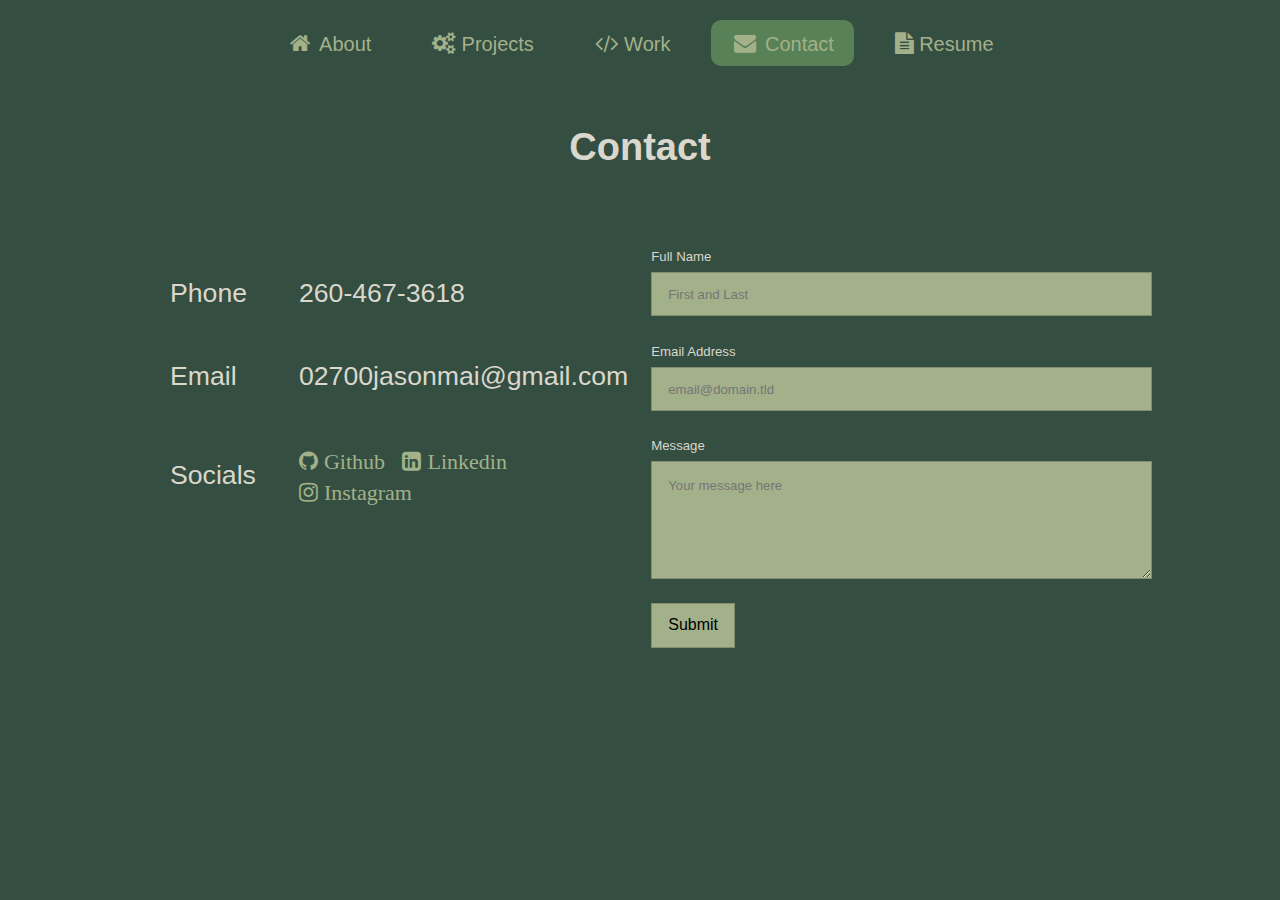
<file: contact.html>
<!DOCTYPE html>
<html lang="en">
<!--
    I360 Web Design Template
-->

<head>
    <meta charset="UTF-8">
    <meta name="viewport" content="width=device-width, initial-scale=1.0">
    <meta http-equiv="X-UA-Compatible" content="ie=edge">
    <title>Jason Mai</title>
    <!-- resets browser defaults -->
    <link rel="stylesheet" type="text/css" href="css/normalize.css">
    <!-- custom styles -->
    <link rel="stylesheet" type="text/css" href="css/styles.css">
    <link rel="stylesheet" type="text/css" href="css/form.css">


    <!-- icons -->
    <link rel="stylesheet" href="https://cdnjs.cloudflare.com/ajax/libs/font-awesome/4.7.0/css/font-awesome.min.css">



</head>

<body>

    <div class="container">
        <nav>
            <a href="index.html"><i class="fa fa-fw fa-home"></i> About</a>
            <a href="projects.html"><i class="fa fa-cogs" aria-hidden="true"></i> Projects</a>
            <a href="work.html"><i class="fa fa-code" aria-hidden="true"></i> Work</a>
            <!--I know inline css is bad but this is litterally the only time I will use this code hence it is here-->
            <a href="contact.html" style="background-color: #588157;"><i class="fa fa-fw fa-envelope"></i> Contact</a>
            <a href="images/Resume.pdf"><i class="fa fa-file-text" aria-hidden="true"></i> Resume</a>


        </nav>

        <h1 class="centerH1">Contact</h1>

        <div class="contactsPage">
            <div class="tableC">
                <table>
                    <tr>
                        <td>Phone</td>
                        <td>260-467-3618</td>
                    </tr>
                    <tr>
                        <td>Email</td>
                        <td>02700jasonmai@gmail.com</td>
                    </tr>
                    <tr>
                        <td>Socials</td>
                        <td>
                            <div>
                                <a href="https://github.com/JasontheMai"><i class="fa fa-github"
                                        aria-hidden="true"> Github</i></a>
                                <a href="https://www.linkedin.com/in/jasonthemai"><i class="fa fa-linkedin-square"
                                        aria-hidden="true"> Linkedin</i></a>
                                <a href="https://www.instagram.com/jasonmai__/">
                                    <i class="fa fa-instagram" aria-hidden="true"> Instagram</i></a>

                            </div>
                        </td>

                    </tr>
                </table>
            </div>

        

            <div class="formC">
                <!--Source Formspree https://formspree.io/-->
        <form id="fs-frm" name="simple-contact-form" accept-charset="utf-8" action="https://formspree.io/f/xrgvrkdp"
            method="post">
            <fieldset id="fs-frm-inputs">
                <label for="full-name">Full Name</label>
                <input type="text" name="name" id="full-name" placeholder="First and Last" required="">
                <label for="email-address">Email Address</label>
                <input type="email" name="_replyto" id="email-address" placeholder="email@domain.tld" required="">
                <label for="message">Message</label>
                <textarea rows="5" name="message" id="message"
                    placeholder="Your message here"
                    required="" style="background-color: #A3B18A;"></textarea>
                <input type="hidden" name="_subject" id="email-subject" value="Contact Form Submission">
            </fieldset>
            <input type="submit" value="Submit">
        </form>
</div>
    </div>
    </div>
    <!-- javascript stuff -->

</body>

</html>
</file>
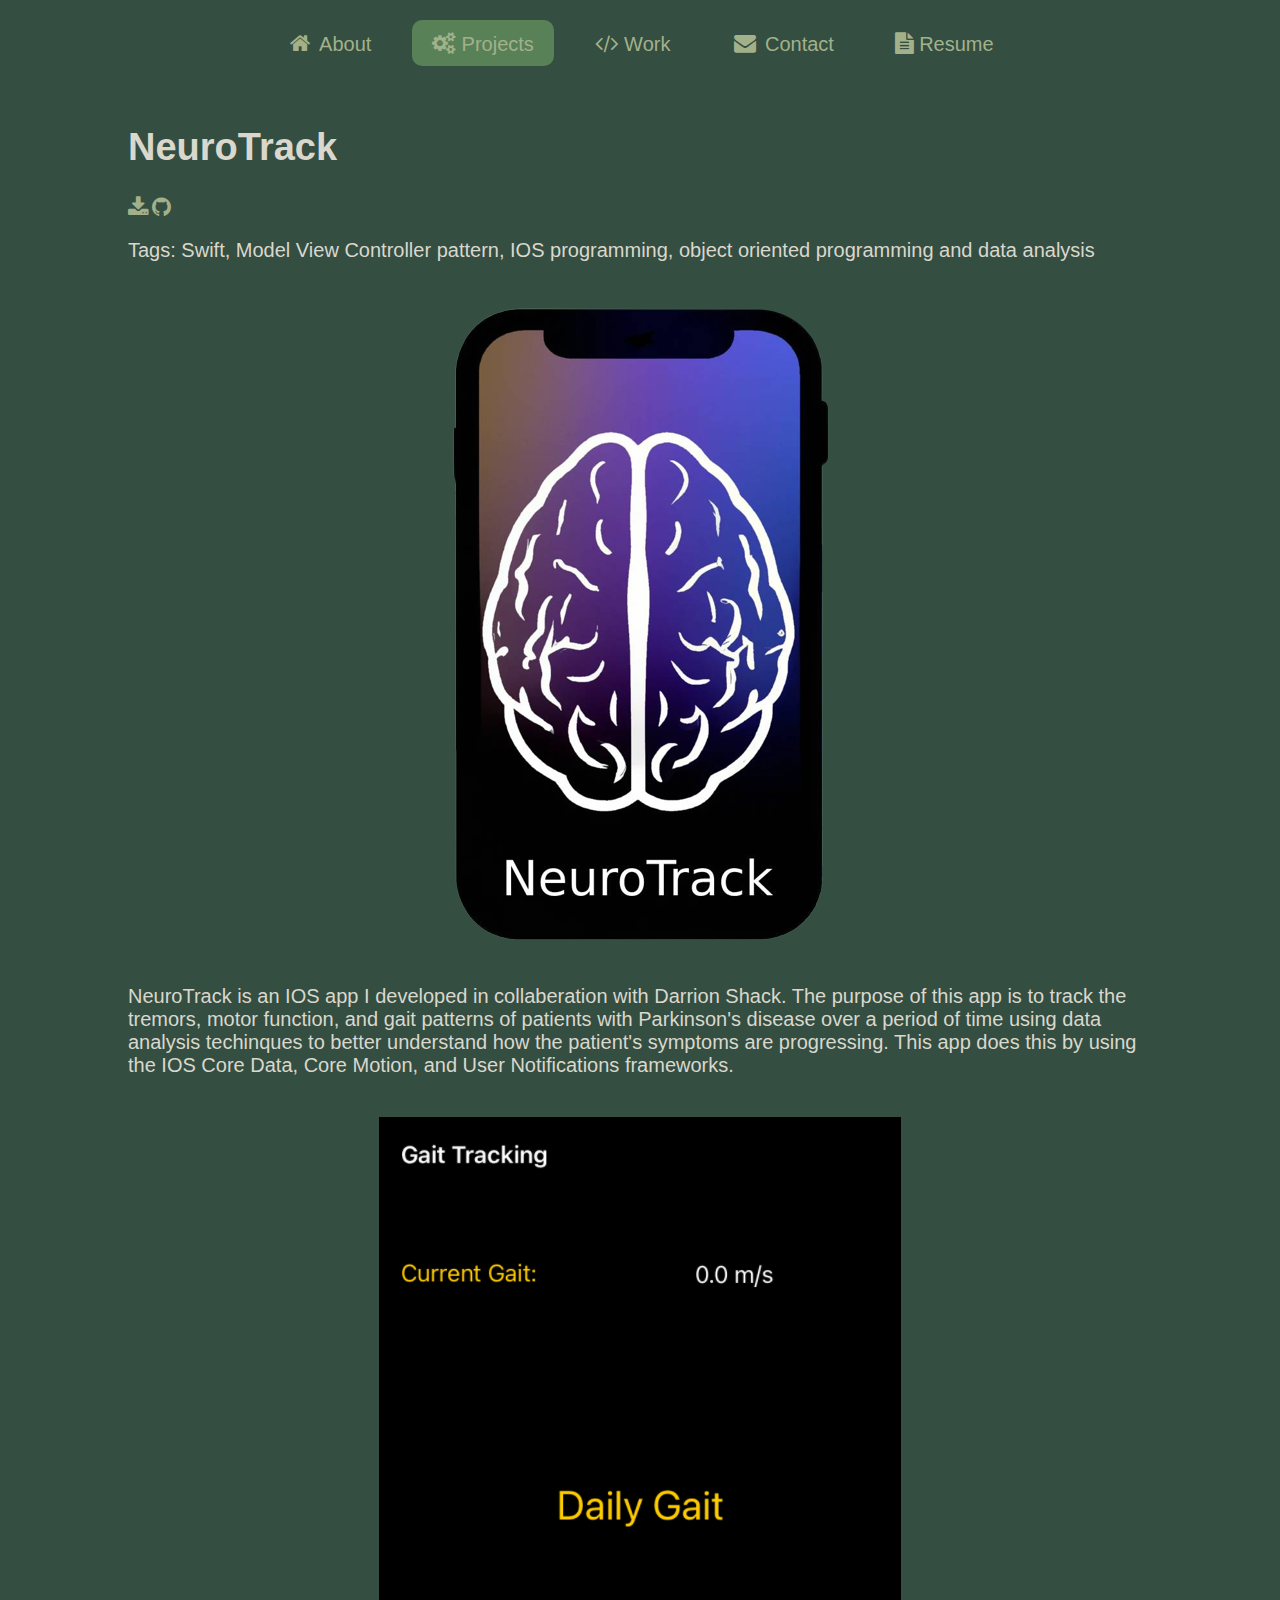
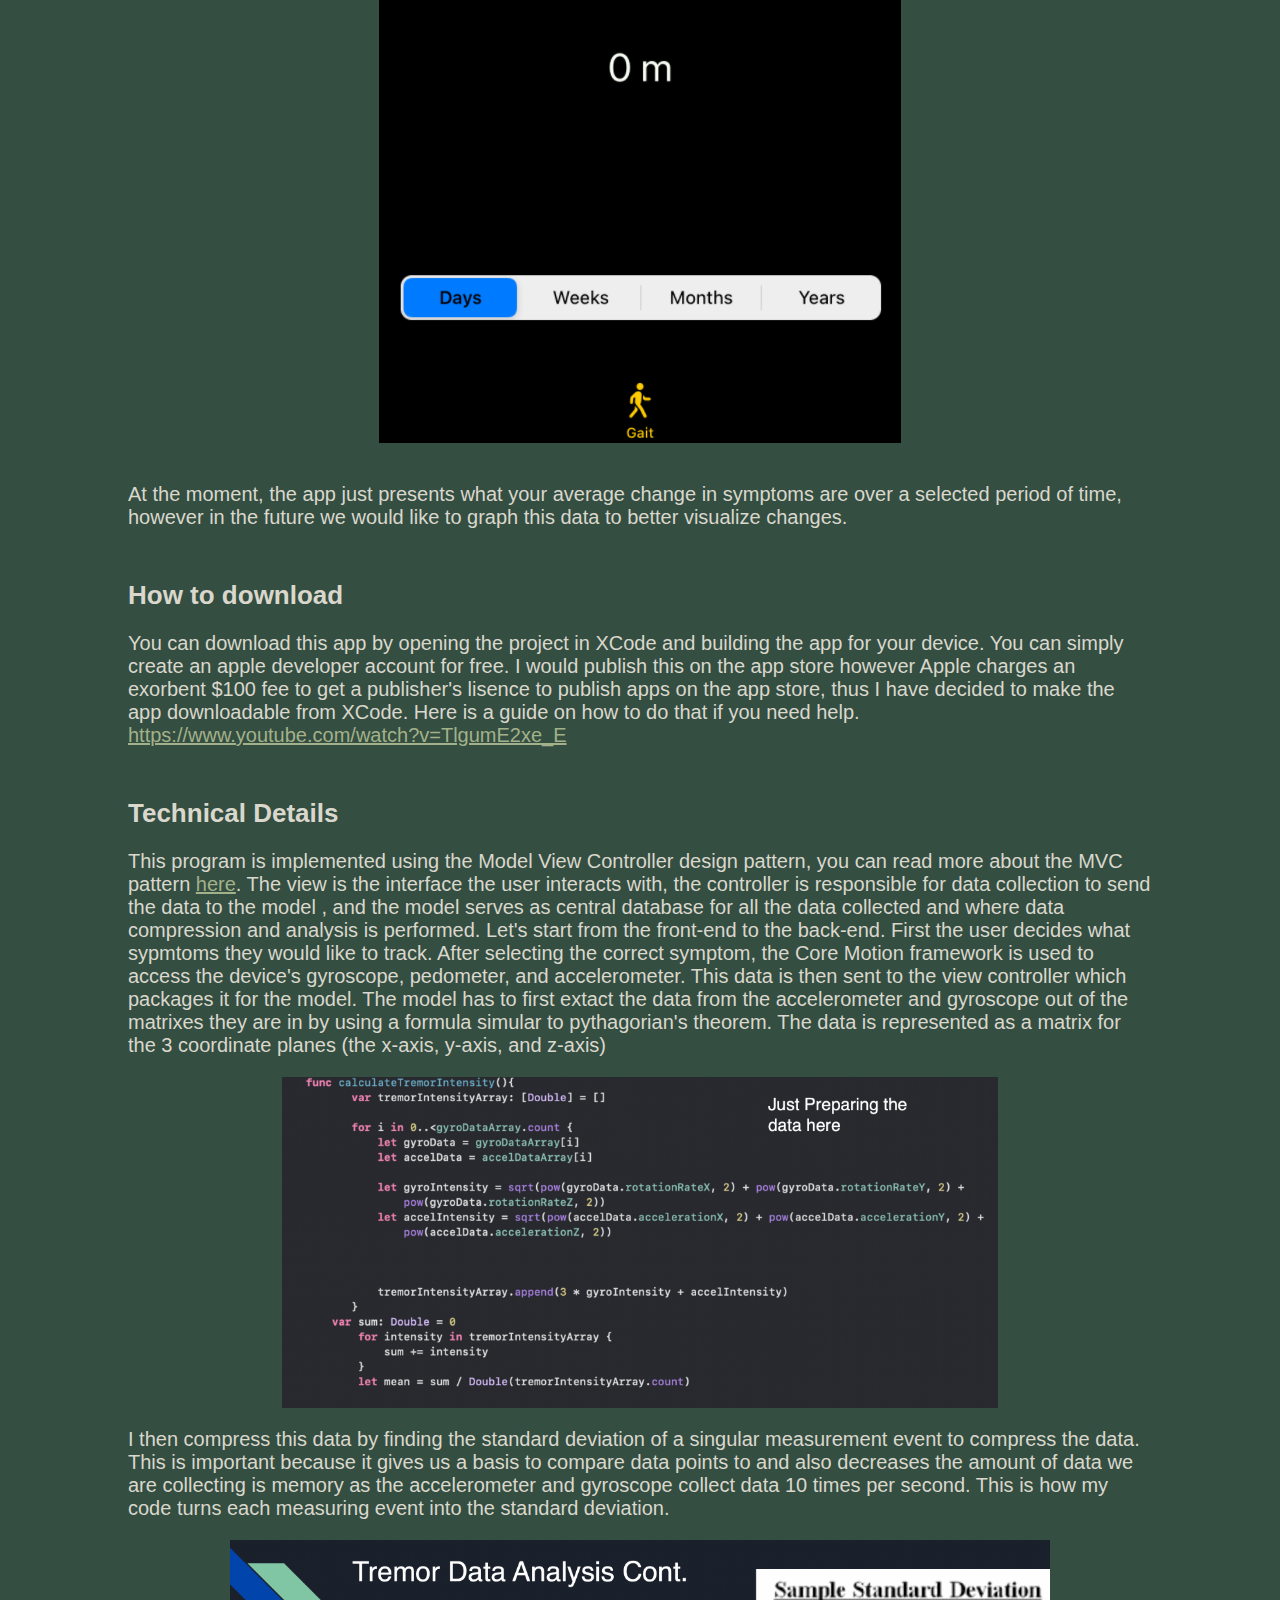
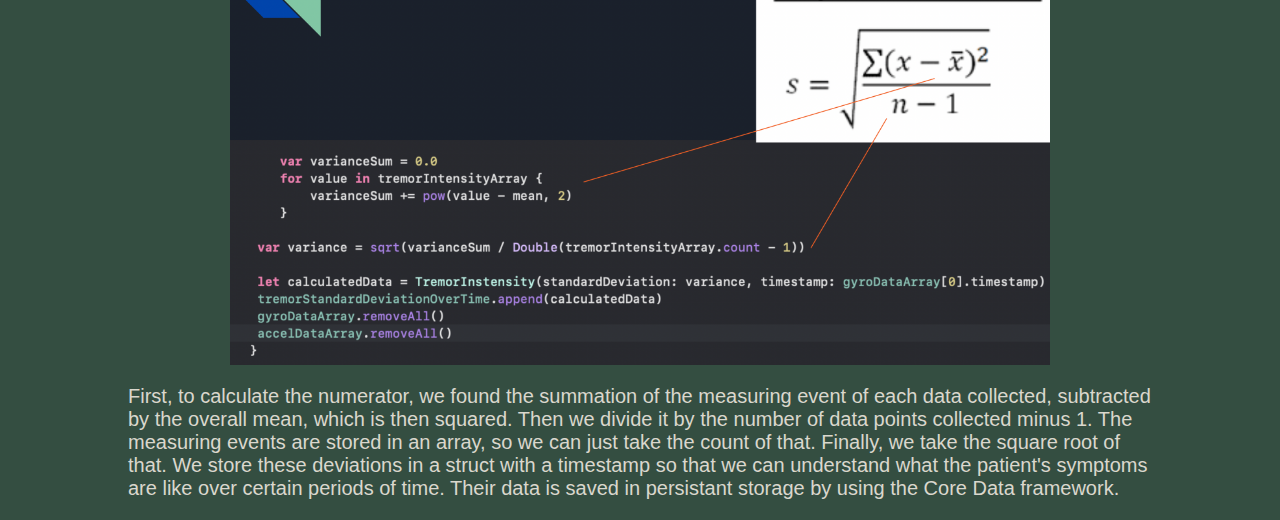
<file: NeuroTrack.html>
<!DOCTYPE html>
<html lang="en">
<!--
    I360 Web Design Template
-->

<head>
    <meta charset="UTF-8">
    <meta name="viewport" content="width=device-width, initial-scale=1.0">
    <meta http-equiv="X-UA-Compatible" content="ie=edge">
    <title>Jason Mai</title>
    <!-- resets browser defaults -->
    <link rel="stylesheet" type="text/css" href="css/normalize.css">
    <!-- custom styles -->
    <link rel="stylesheet" type="text/css" href="css/styles.css">

    <!-- icons -->
    <link rel="stylesheet" href="https://cdnjs.cloudflare.com/ajax/libs/font-awesome/4.7.0/css/font-awesome.min.css">



</head>

<body>

    <div class="container">
        <nav>
            <a href="index.html"><i class="fa fa-fw fa-home"></i> About</a>
            <a href="projects.html" style="background-color: #588157;"><i class="fa fa-cogs" aria-hidden="true"></i> Projects</a>
            <a href="work.html"><i class="fa fa-code" aria-hidden="true"></i> Work</a>
            <a href="contact.html"><i class="fa fa-fw fa-envelope"></i> Contact</a>
            <a href="images/Resume.pdf"><i class="fa fa-file-text" aria-hidden="true"></i> Resume</a>

        </nav>

        <h1>NeuroTrack</h1>
        <a href="images/NeuroTrack-main.zip"><i class="fa fa-download" aria-hidden="true"></i></a>
        <a href="https://github.com/JasontheMai/NeuroTrack"><i class="fa fa-github" aria-hidden="true"></i></a>

        <p>Tags: Swift, Model View Controller pattern, IOS programming, object oriented programming and data analysis</p>
        <img class="centerImg" src="images/NeuroTrackLogo.png" alt="My app's logo">
        <p>NeuroTrack is an IOS app I developed in collaberation with Darrion Shack. The purpose of this app is to track the tremors,
            motor function, and gait patterns of patients with Parkinson's disease over a period of time using data analysis techinques to
            better understand how the patient's symptoms are progressing. This app does this by using the IOS Core Data, Core Motion, and User
            Notifications frameworks.
        </p>

        <img class="centerImg" src="images/gait.png" alt="One tab in our app">

        <p>At the moment, the app just presents what your average change in symptoms are over a selected period of time,
            however in the future we would like to graph this data to better visualize changes.
        </p>

        <h2>How to download</h2>
        <p>You can download this app by opening the project in XCode and building the app for your device. You can simply create an
            apple developer account for free. I would publish this on the app store however Apple charges an exorbent $100 fee to get
            a publisher's lisence to publish apps on the app store, thus I have decided to make the app downloadable from XCode.
            Here is a guide on how to do that if you need help.
            <a href="https://www.youtube.com/watch?v=TlgumE2xe_E">https://www.youtube.com/watch?v=TlgumE2xe_E</a>
        </p>

        <h2>Technical Details</h2>
        <p>This program is implemented using the Model View Controller design pattern, you can read more about the MVC pattern 
            <a href="https://medium.com/@rhodunda/mvc-design-pattern-fe76175a01de">here</a>.
            The view is the interface the user interacts with, the controller is responsible for data collection to send the data to the model
            , and the model serves as central database for all the data collected and where data compression and analysis is performed. 
            Let's start from the front-end to the back-end. First the user decides what sypmtoms they would like to track. After selecting the correct symptom,
            the Core Motion framework is used to access the device's gyroscope, pedometer, and accelerometer. This data is then sent to the view controller which
            packages it for the model. The model has to first extact the data from the accelerometer and gyroscope out of the matrixes they are in
            by using a formula simular to pythagorian's theorem. The data is represented as a matrix for the 3 coordinate planes (the x-axis, y-axis, and z-axis)
            <img class="matrix" src="images/matrix.png" alt="How data is extracted from the matrix">
            I then compress this data by finding the standard deviation of a singular measurement event to compress the data. This is important
            because it gives us a basis to compare data points to and also decreases the amount of data we are collecting is memory as
            the accelerometer and gyroscope collect data 10 times per second. This is how my code turns each measuring event into the standard deviation.
            <img class="deviation" src="images/deviation.png" alt="How a measuring event is analyzed">
            First, to calculate the numerator, we found the summation of the measuring event of each data collected, subtracted by the overall
            mean, which is then squared. Then we divide it by the number of data points collected minus 1. The measuring events are stored in an array,
            so we can just take the count of that. Finally, we take the square root of that. We store these deviations in a struct with a timestamp
            so that we can understand what the patient's symptoms are like over certain periods of time. Their data is saved in persistant storage 
            by using the Core Data framework.
            
        </p>



</div>



    <!-- javascript stuff -->


</body>

</html>
</file>
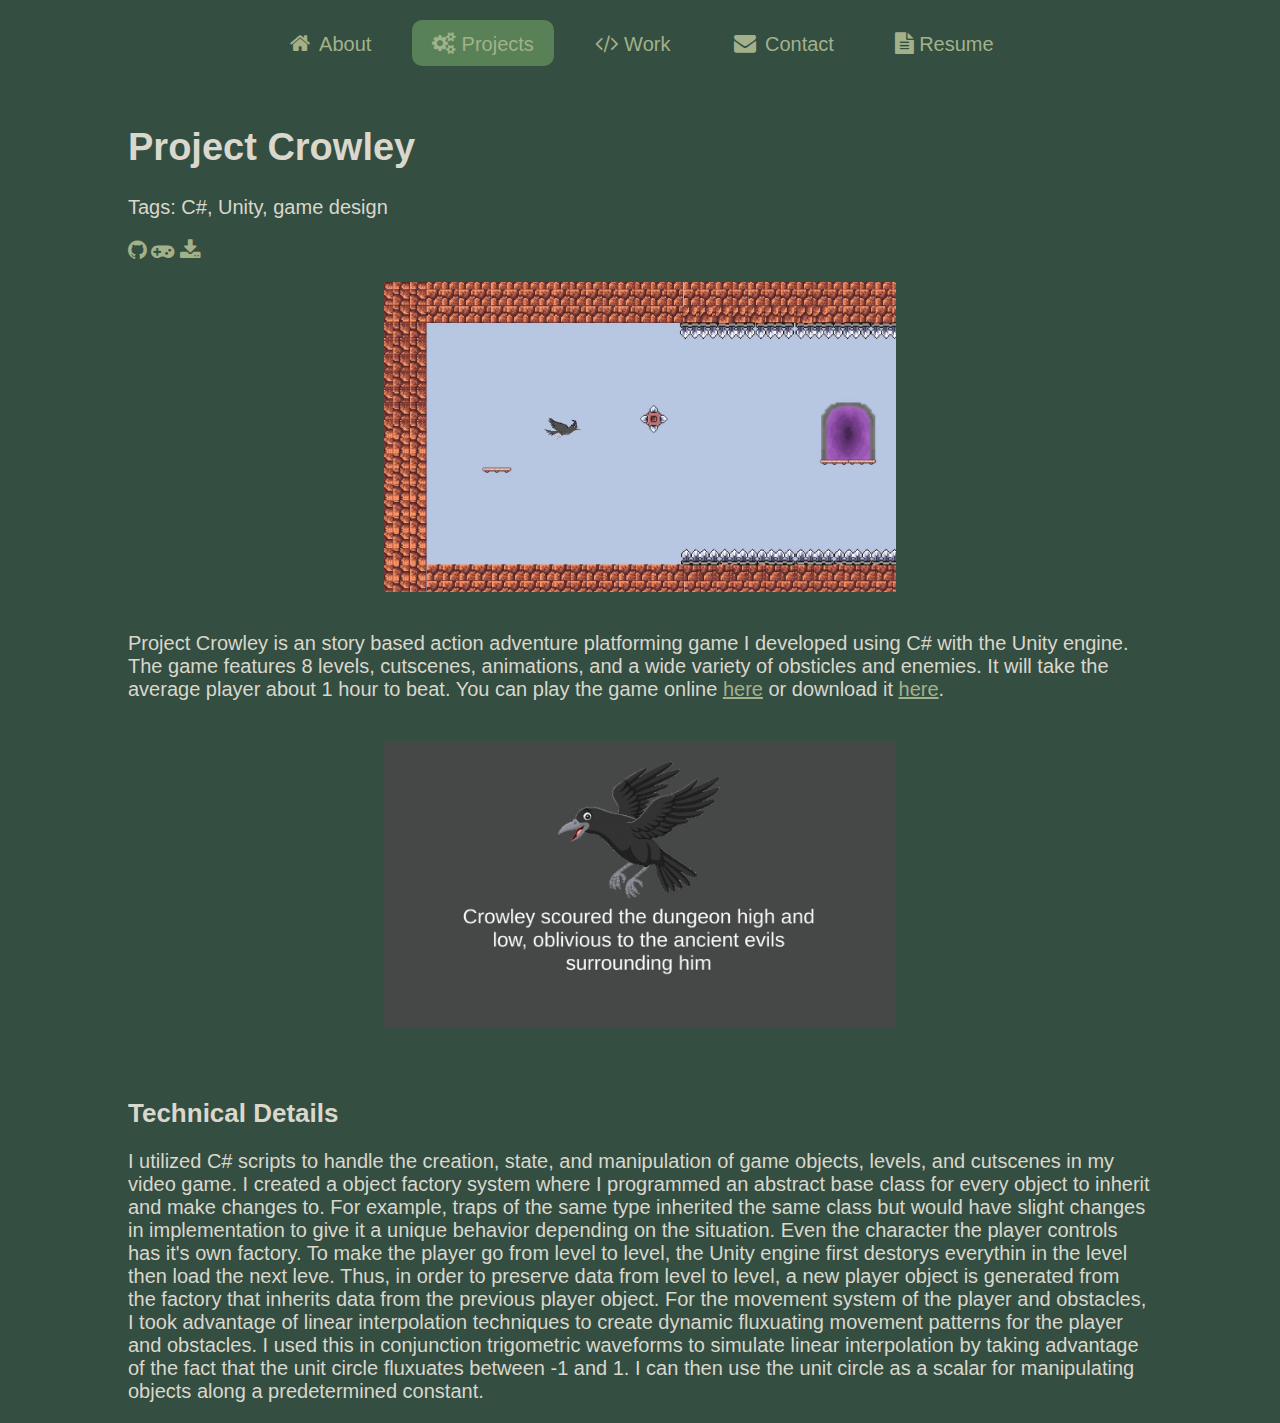
<file: ProjectCharlie.html>
<!DOCTYPE html>
<html lang="en">
<!--
    I360 Web Design Template
-->

<head>
    <meta charset="UTF-8">
    <meta name="viewport" content="width=device-width, initial-scale=1.0">
    <meta http-equiv="X-UA-Compatible" content="ie=edge">
    <title>Jason Mai</title>
    <!-- resets browser defaults -->
    <link rel="stylesheet" type="text/css" href="css/normalize.css">
    <!-- custom styles -->
    <link rel="stylesheet" type="text/css" href="css/styles.css">

    <!-- icons -->
    <link rel="stylesheet" href="https://cdnjs.cloudflare.com/ajax/libs/font-awesome/4.7.0/css/font-awesome.min.css">



</head>

<body>

    <div class="container">
        <nav>
            <a href="index.html"><i class="fa fa-fw fa-home"></i> About</a>
            <a href="projects.html" style="background-color: #588157;"><i class="fa fa-cogs" aria-hidden="true"></i> Projects</a>
            <a href="work.html"><i class="fa fa-code" aria-hidden="true"></i> Work</a>
            <a href="contact.html"><i class="fa fa-fw fa-envelope"></i> Contact</a>
            <a href="images/Resume.pdf"><i class="fa fa-file-text" aria-hidden="true"></i> Resume</a>

        </nav>

        <h1>Project Crowley</h1>
        <p>Tags: C#, Unity, game design</p>
        <a href="https://github.com/JasontheMai/Project-Crowley"><i class="fa fa-github"
            aria-hidden="true"></i></a>
    <a href="https://jasonthemai.itch.io/crowley-and-the-cheese-covanent"><i class="fa fa-gamepad"
            aria-hidden="true"></i></a>
            <a href="images/BackupCrowley.zip"><i class="fa fa-download" aria-hidden="true"></i></a>

        <img class="crowleyImg" src="images/DungeonExample.jpg" alt="An example level of my video game">
        <p>Project Crowley is an story based action adventure platforming game I developed using C# with the Unity engine.
            The game features 8 levels, cutscenes, animations, and a wide variety of obsticles and enemies. It will take the average player
            about 1 hour to beat. You can play the game online <a href="https://jasonthemai.itch.io/crowley-and-the-cheese-covanent">here</a>
            or download it <a href="images/BackupCrowley.zip">here</a>.
        </p>
        <img class="crowleyImg" src="images/Story.jpg" alt="A cutscene in my game">
        <h2>Technical Details</h2>
        <p> I utilized C# scripts to handle the creation, state, and manipulation of game objects, levels, and cutscenes in my video game.
            I created a object factory system where I programmed an abstract base class for every object to inherit and make changes to.
            For example, traps of the same type inherited the same class but would have slight changes in implementation to give it a unique behavior depending 
            on the situation. Even the character the player controls has it's own factory. To make the player go from level to level, the
            Unity engine first destorys everythin in the level then load the next leve. Thus, in order to preserve data from level to level,
             a new player object is generated from the factory that inherits data from the previous player object.

            For the movement system of the player and obstacles, I took advantage of linear interpolation techniques to create 
            dynamic fluxuating movement patterns for the player and obstacles. I used this in conjunction trigometric waveforms to simulate linear interpolation
            by taking advantage of the fact that the unit circle fluxuates between -1 and 1. I can then use the unit circle as a scalar
            for manipulating objects along a predetermined constant. 
        </p>


      


</div>



    <!-- javascript stuff -->


</body>

</html>
</file>
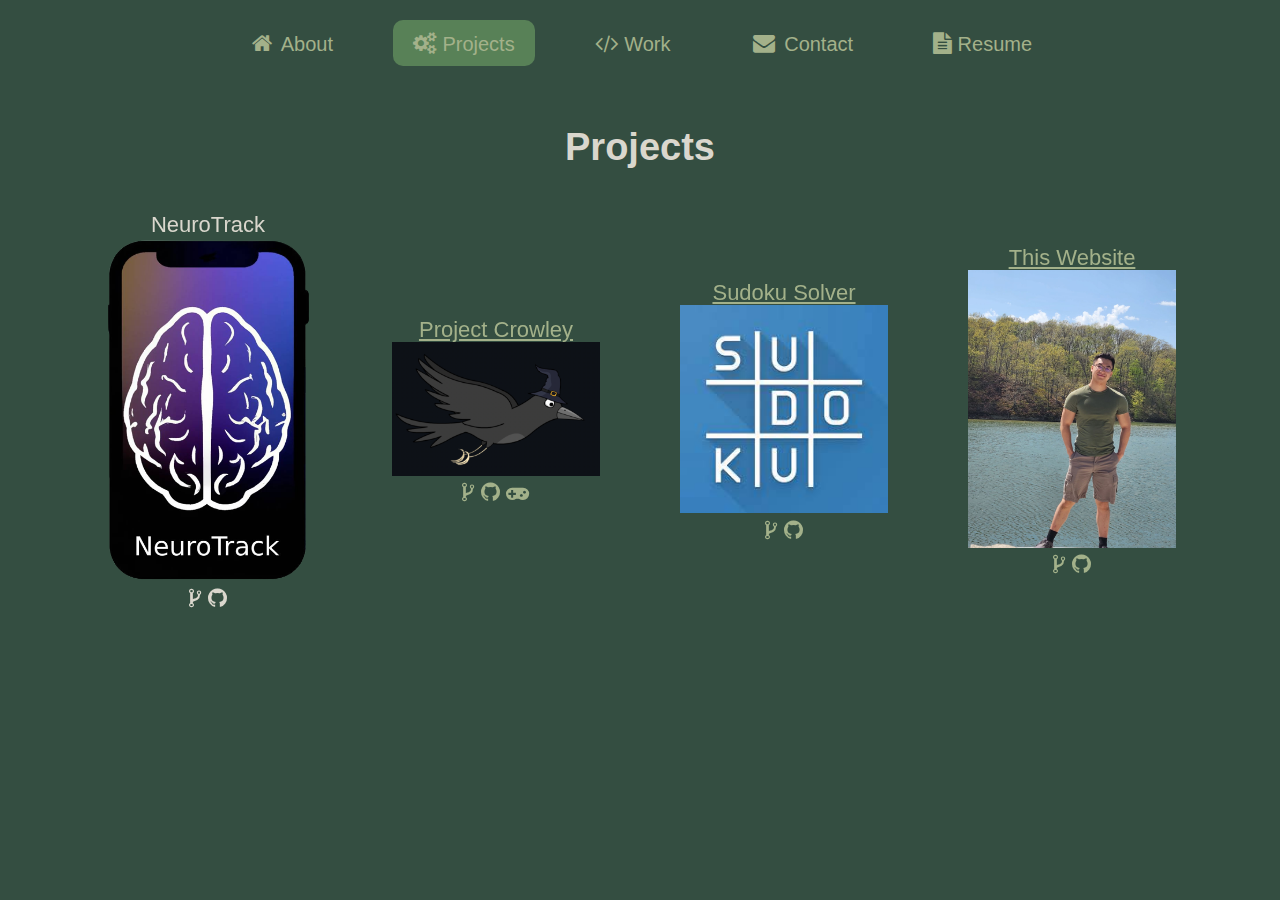
<file: projects.html>
<!DOCTYPE html>
<html lang="en">
<!--
    I360 Web Design Template
-->

<head>
    <meta charset="UTF-8">
    <meta name="viewport" content="width=device-width, initial-scale=1.0">
    <meta http-equiv="X-UA-Compatible" content="ie=edge">
    <title>Jason Mai</title>
    <!-- resets browser defaults -->
    <link rel="stylesheet" type="text/css" href="css/normalize.css">
    <!-- custom styles -->
    <link rel="stylesheet" type="text/css" href="css/styles.css">

    <!-- icons -->
    <link rel="stylesheet" href="https://cdnjs.cloudflare.com/ajax/libs/font-awesome/4.7.0/css/font-awesome.min.css">



</head>

<body>

    <div class="wideContainer">
        <nav>
            <a href="index.html"><i class="fa fa-fw fa-home"></i> About</a>
                <!--I know inline css is bad but this is litterally the only time I will use this code hence it is here-->
            <a href="projects.html" style="background-color: #588157;"><i class="fa fa-cogs" aria-hidden="true"></i> Projects</a>
            <a href="work.html"><i class="fa fa-code" aria-hidden="true"></i> Work</a>
            <a href="contact.html"><i class="fa fa-fw fa-envelope"></i> Contact</a>
            <a href="images/Resume.pdf"><i class="fa fa-file-text" aria-hidden="true"></i> Resume</a>

        </nav>

        <h1 class="centerH1">Projects</h1>


        <div class="projectsFlex">

            <div class="innerFlexProject">
                <a href="NeuroTrack.html">
                    <figure class="hvr-grow">
                        <figcaption>NeuroTrack</figcaption>
                        <img src="images/NeuroTrackLogo.png" alt="NeuroTrack an IOS app I developed">
                        <figcaption id="projectIcons">
                            <i class="fa fa-code-fork" aria-hidden="true"></i>
                            <i class="fa fa-github" aria-hidden="true"></i>
                        </figcaption>
                    </figure>
                </a>
            </div>
            
            <div class="innerFlexProject">
                <a href="ProjectCharlie.html">
                    <figure class="hvr-grow">
                        <figcaption>Project Crowley</figcaption>
                        <img src="images/CrowleyLogo.png" alt="Project Crowley, a video game I programmed and published">
                        <figcaption id="projectIcons">
                            <a href="images/Project-Crowley-main.zip"><i class="fa fa-code-fork" aria-hidden="true"></i></a>
                            <a href="https://github.com/JasontheMai/Project-Crowley"><i class="fa fa-github" aria-hidden="true"></i></a>
                            <a href="https://jasonthemai.itch.io/crowley-and-the-cheese-covanent"><i class="fa fa-gamepad" aria-hidden="true"></i></a>
                        </figcaption>
                    </figure>
                </a>
            </div>
            
            <div class="innerFlexProject">
                <a href="sudoku.html">
                    <figure class="hvr-grow">
                        <figcaption>Sudoku Solver</figcaption>
                        <img src="images/sudokuIcon.jpg" alt="A sudoku solver I made">
                        <figcaption>
                            <a href="images/SudokuSolver-main.zip"><i class="fa fa-code-fork" aria-hidden="true"></i></a>
                            <a href="https://github.com/JasontheMai/SudokuSolver"><i class="fa fa-github" aria-hidden="true"></i></a>
                        </figcaption>
                    </figure>
                </a>
            </div>
            
            <div class="innerFlexProject">
                <a href="website.html">
                    <figure class="hvr-grow">
                        <figcaption>This Website</figcaption>
                        <img src="images/lake.JPG" alt="This Website!">
                        <figcaption> 
                            <a href="images/SudokuSolver-main.zip"><i class="fa fa-code-fork" aria-hidden="true"></i></a>
                            <a href="https://github.com/JasontheMai/SudokuSolver"><i class="fa fa-github" aria-hidden="true"></i></a>
                        </figcaption>
                    </figure>
                </a>
            </div>
            
        </div>


    </div>



    <!-- javascript stuff -->


</body>

</html>
</file>
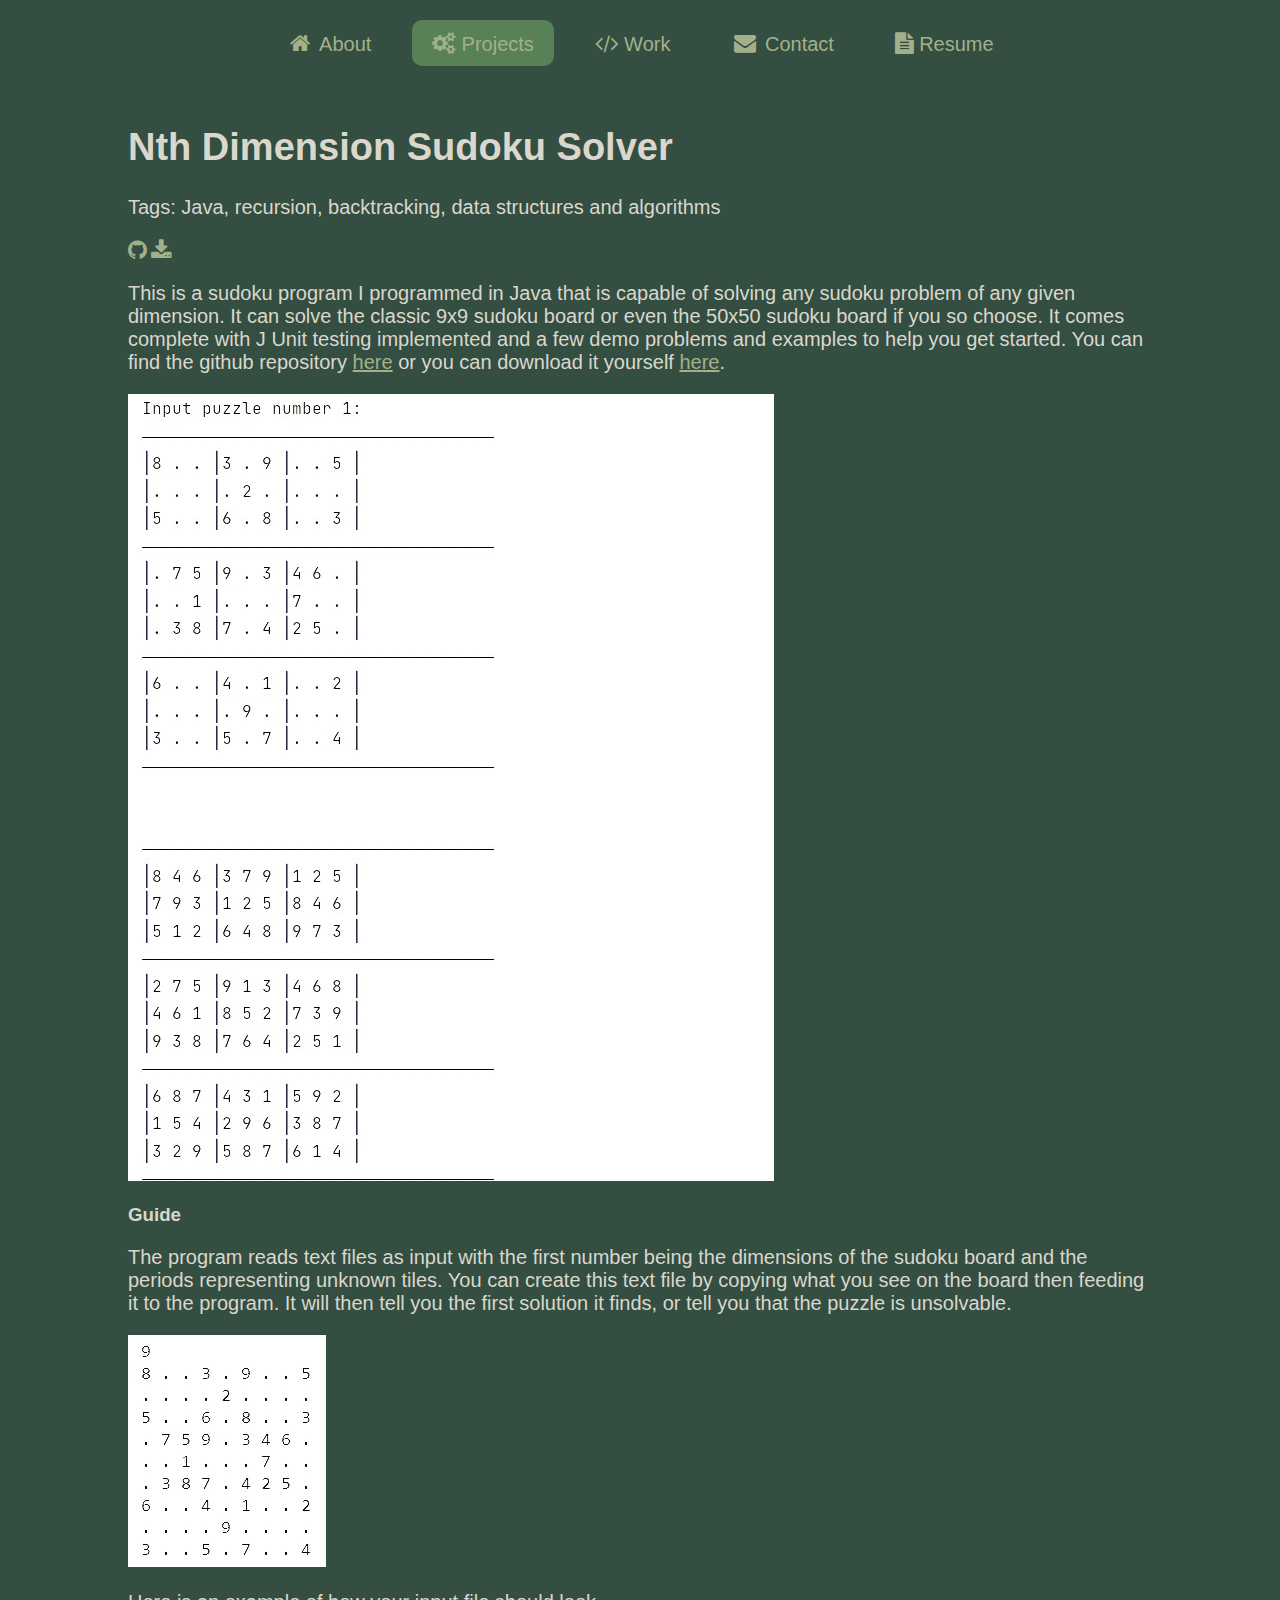
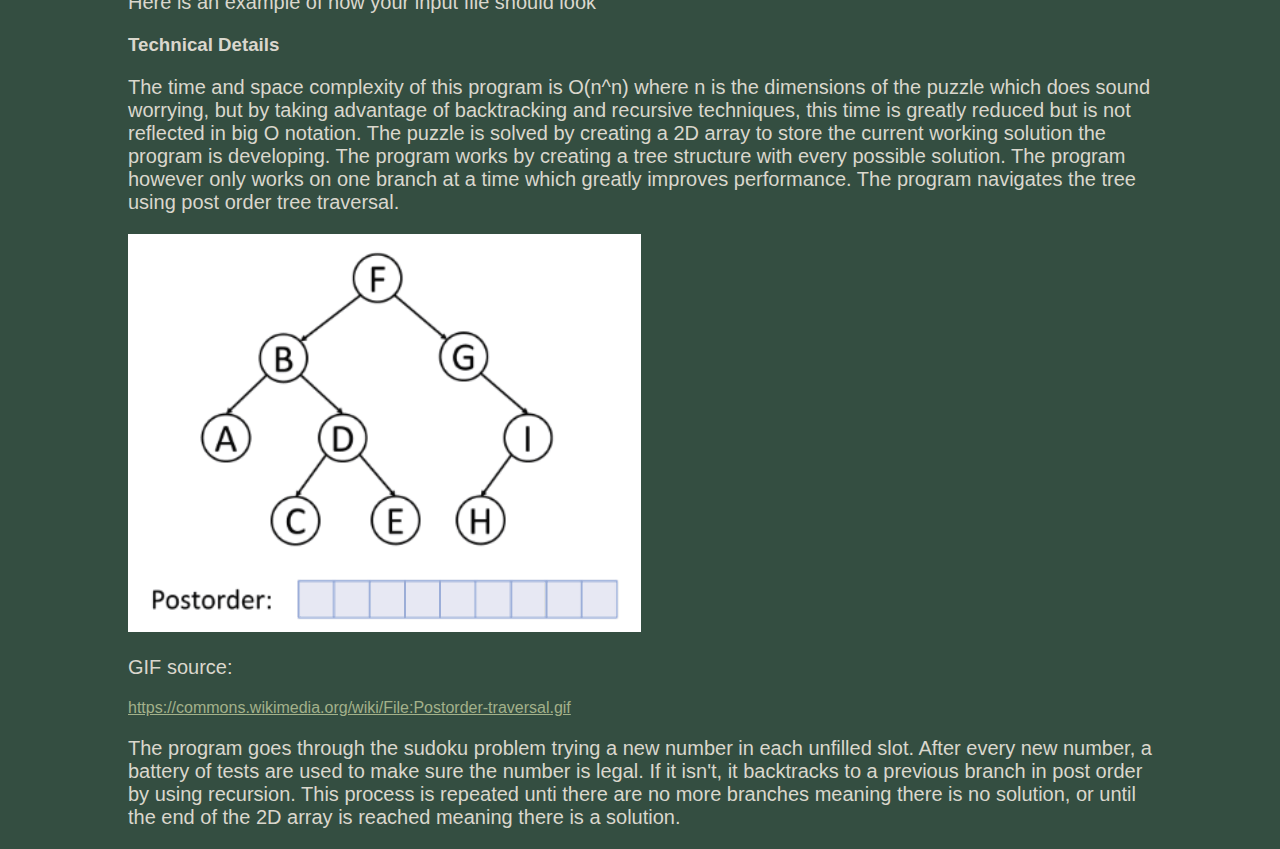
<file: sudoku.html>
<!DOCTYPE html>
<html lang="en">
<!--
    I360 Web Design Template
-->

<head>
    <meta charset="UTF-8">
    <meta name="viewport" content="width=device-width, initial-scale=1.0">
    <meta http-equiv="X-UA-Compatible" content="ie=edge">
    <title>Jason Mai</title>
    <!-- resets browser defaults -->
    <link rel="stylesheet" type="text/css" href="css/normalize.css">
    <!-- custom styles -->
    <link rel="stylesheet" type="text/css" href="css/styles.css">

    <!-- icons -->
    <link rel="stylesheet" href="https://cdnjs.cloudflare.com/ajax/libs/font-awesome/4.7.0/css/font-awesome.min.css">



</head>

<body>

    <div class="container">
        <nav>
            <a href="index.html"><i class="fa fa-fw fa-home"></i> About</a>
            <a href="projects.html" style="background-color: #588157;"><i class="fa fa-cogs" aria-hidden="true"></i>
                Projects</a>
            <a href="work.html"><i class="fa fa-code" aria-hidden="true"></i> Work</a>
            <a href="contact.html"><i class="fa fa-fw fa-envelope"></i> Contact</a>
            <a href="images/Resume.pdf"><i class="fa fa-file-text" aria-hidden="true"></i> Resume</a>

        </nav>

        <h1>Nth Dimension Sudoku Solver</h1>
        <p>Tags: Java, recursion, backtracking, data structures and algorithms</p>
        <a href="https://github.com/JasontheMai/SudokuSolver"><i class="fa fa-github" aria-hidden="true"></i></a>
        <a href="images/SudokuSolver-main.zip"><i class="fa fa-download" aria-hidden="true"></i></a>

        <p>This is a sudoku program I programmed in Java that is capable of solving any sudoku problem of any given
            dimension.
            It can solve the classic 9x9 sudoku board or even the 50x50 sudoku board if you so choose. It comes complete
            with J Unit
            testing implemented and a few demo problems and examples to help you get started. You can find the github
            repository
            <a href="https://github.com/JasontheMai/SudokuSolver">here</a> or you can download it yourself <a
                href="images/SudokuSolver-main.zip">here</a>.
        </p>

        <img src="images/Sudoku.jpg" alt="An example of my sudoku solver in action">

        <h3>Guide</h3>
        <p>The program reads text files as input with the first number being the dimensions of the sudoku board and the
            periods
            representing unknown tiles. You can create this text file by copying what you see on the board then feeding
            it to the program.
            It will then tell you the first solution it finds, or tell you that the puzzle is unsolvable.
        </p>
        <img src="images/SudokuExample.jpg" alt="example of what an input file should look like">
        <p>Here is an example of how your input file should look</p>

        <h3>Technical Details</h3>
        <p>The time and space complexity of this program is O(n^n) where n is the dimensions of the puzzle which does
            sound worrying,
            but by taking advantage of backtracking and recursive techniques, this time is greatly reduced but is not
            reflected in
            big O notation.
            The puzzle is solved by creating a 2D array to store the current working solution the program is developing.
            The program works by creating a tree structure with every possible solution. The program however only
            works on one branch at a time
            which greatly improves performance. The program navigates the tree using post order tree traversal.
        </p>
        <img src="images/Postorder-traversal.gif" alt="A gif of postorder tree traversal">
        <p>GIF source: </p><a
            href="https://commons.wikimedia.org/wiki/File:Postorder-traversal.gif">https://commons.wikimedia.org/wiki/File:Postorder-traversal.gif</a>
        <p>The program goes through the sudoku problem trying a new number in each unfilled slot. After every new
            number, a battery of tests are used to make sure the
            number is legal. If it isn't, it backtracks to a previous branch in post order by using recursion. This
            process is repeated
            unti there are no more branches meaning there is no solution, or until the end of the 2D array is reached
            meaning there is a solution.

        </p>




    </div>



    <!-- javascript stuff -->


</body>

</html>
</file>
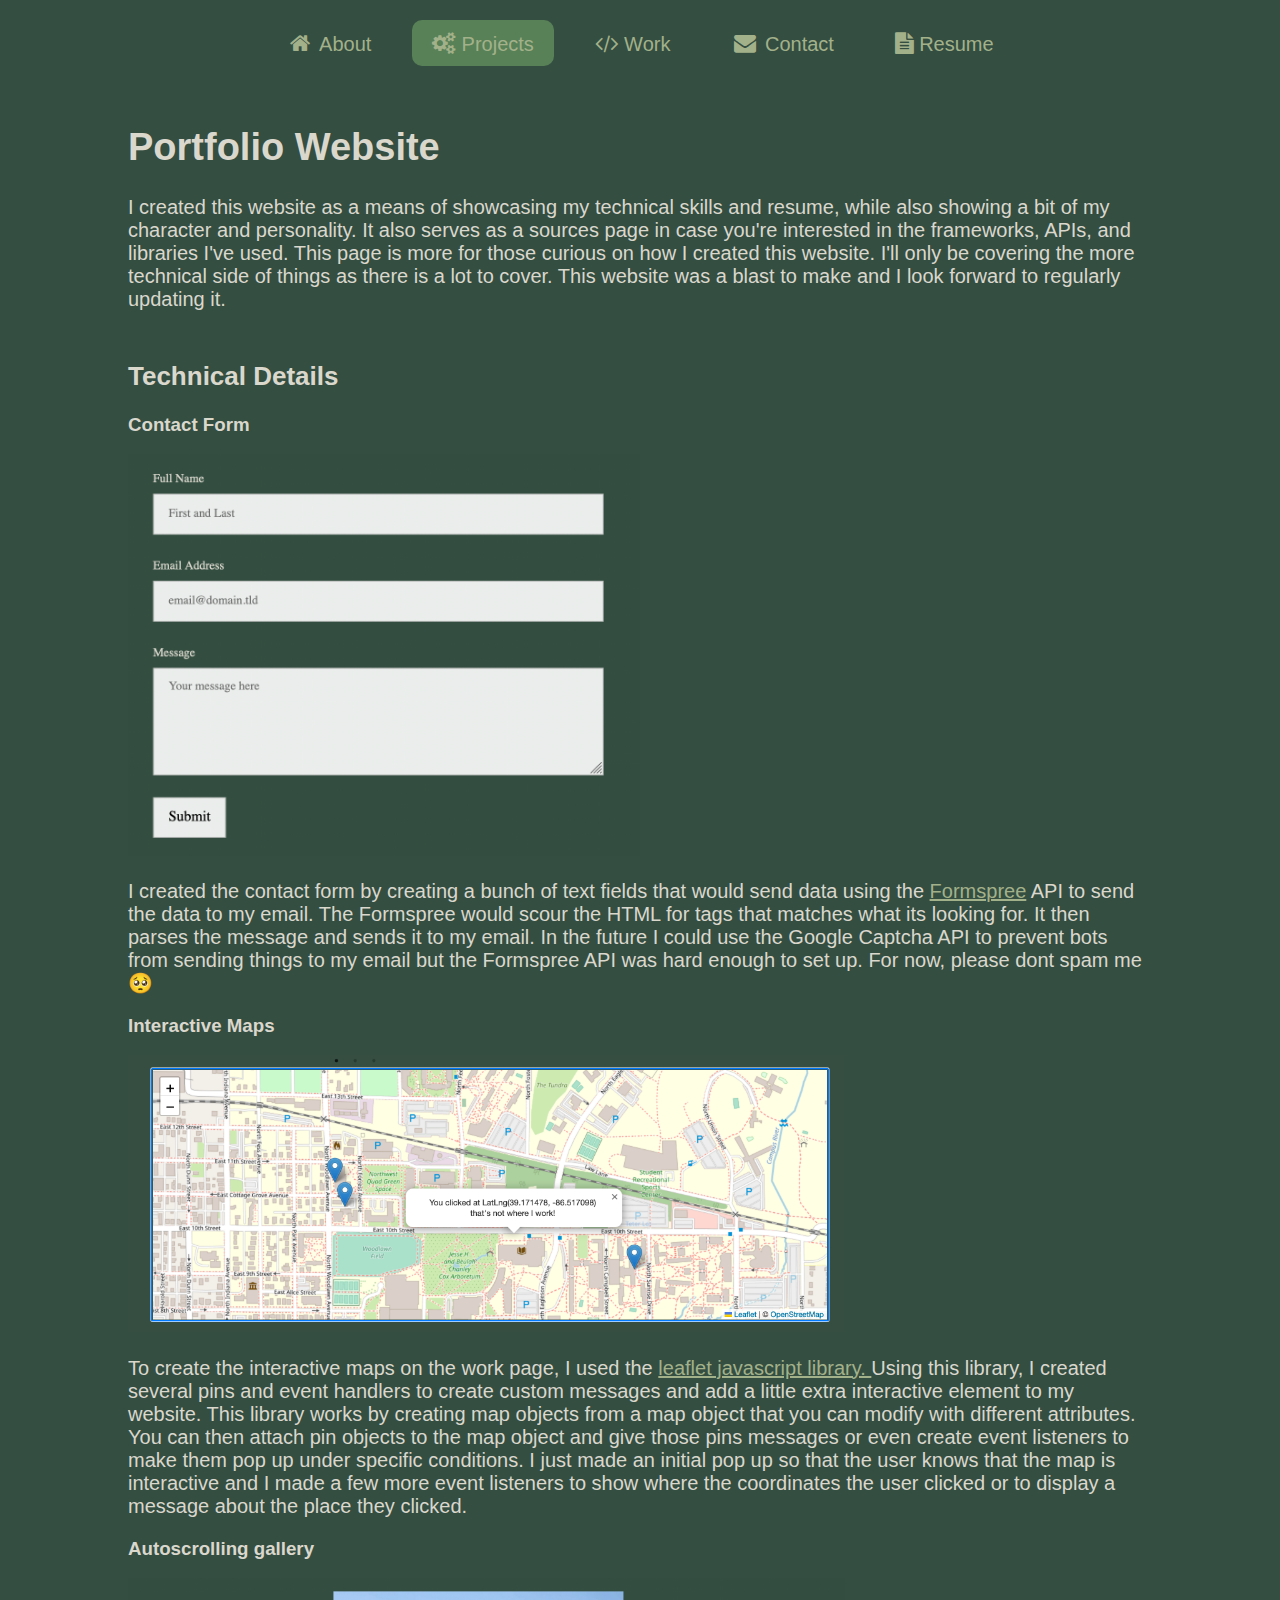
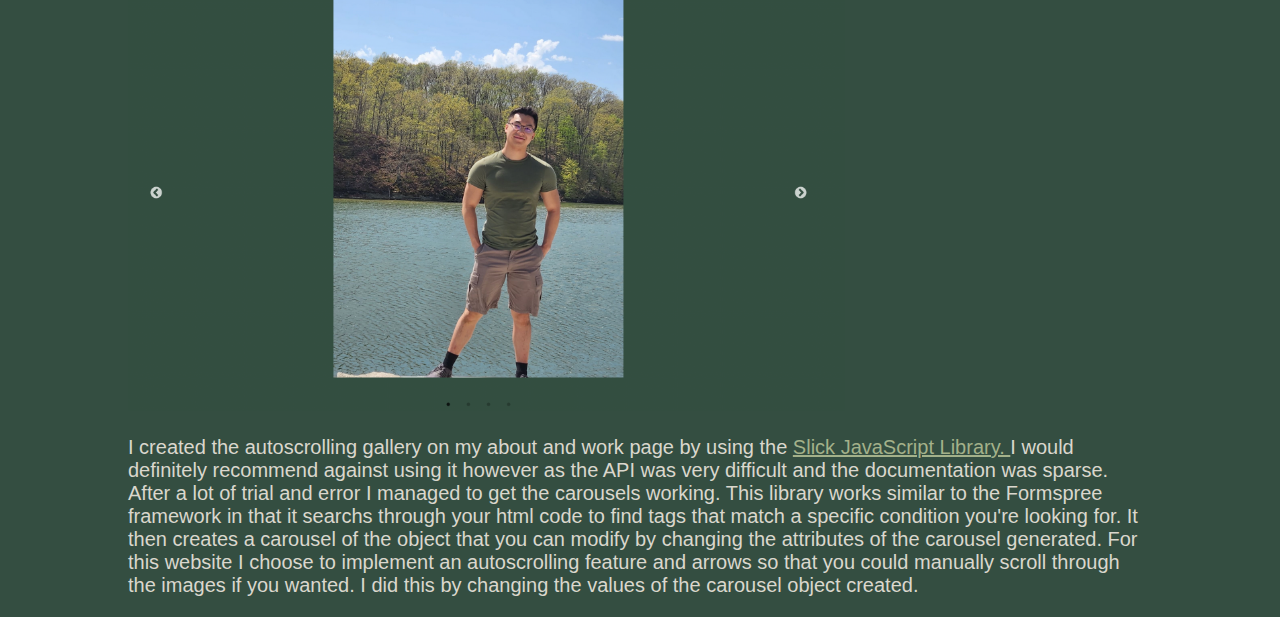
<file: website.html>
<!DOCTYPE html>
<html lang="en">
<!--
    I360 Web Design Template
-->

<head>
    <meta charset="UTF-8">
    <meta name="viewport" content="width=device-width, initial-scale=1.0">
    <meta http-equiv="X-UA-Compatible" content="ie=edge">
    <title>Jason Mai</title>
    <!-- resets browser defaults -->
    <link rel="stylesheet" type="text/css" href="css/normalize.css">
    <!-- custom styles -->
    <link rel="stylesheet" type="text/css" href="css/styles.css">

    <!-- icons -->
    <link rel="stylesheet" href="https://cdnjs.cloudflare.com/ajax/libs/font-awesome/4.7.0/css/font-awesome.min.css">



</head>

<body>

    <div class="container">
        <nav>
            <a href="index.html"><i class="fa fa-fw fa-home"></i> About</a>
            <a href="projects.html" style="background-color: #588157;"><i class="fa fa-cogs" aria-hidden="true"></i> Projects</a>
            <a href="work.html"><i class="fa fa-code" aria-hidden="true"></i> Work</a>
            <a href="contact.html"><i class="fa fa-fw fa-envelope"></i> Contact</a>
            <a href="images/Resume.pdf"><i class="fa fa-file-text" aria-hidden="true"></i> Resume</a>

        </nav>

        <h1>Portfolio Website</h1>

        <p>I created this website as a means of showcasing my technical skills and resume, while also showing a bit of my
            character and personality. It also serves as a sources page in case you're interested in the
            frameworks, APIs, and libraries I've used. 
            This page is more for those curious on how I created this website. I'll only be covering the more technical side of
            things as there is a lot to cover.
            This website was a blast to make and I look forward 
            to regularly updating it. 
        </p>
      
        <h2>Technical Details</h2>

        <h3>Contact Form</h3>
        <img src="images/form.png" alt="Image of the form I used" style="width: 50%;">

        <p>I created the contact form by creating a bunch of text fields that would send data using the 
            <a href="https://formspree.io">Formspree</a> API to send the data to my email. The Formspree
            would scour the HTML for tags that matches what its looking for. It then parses the message and sends it
            to my email. In the future I could use
            the Google Captcha API to prevent bots from sending things to my email but the Formspree API was hard enough
        to set up. For now, please dont spam me &#129402;</p>

        <h3>Interactive Maps</h3>
        <img src="images/maps.png" alt="Picture of the map I created" style="width: 70%;">
        <p>To create the interactive maps on the work page, I used the <a href="https://leafletjs.com/index.html">leaflet
            javascript library.
        </a> Using this library, I created several pins and event handlers to create custom messages and add a little extra
        interactive element to my website. This library works by creating map objects from a map object that you can modify
        with different attributes. You can then attach pin objects to the map object and give those pins messages or even create event listeners
        to make them pop up under specific conditions. I just made an initial pop up so that the user knows that the map is interactive
        and I made a few more event listeners to show where the coordinates the user clicked or to display a message about the place
        they clicked.
        </p>

        <h3>Autoscrolling gallery</h3>
        <img src="images/carousel.png" alt="picture of the image carousel I used" style="align-items: center; width: 70%;">
        <p>I created the autoscrolling gallery on my about and work page by using the <a href="https://kenwheeler.github.io/slick/">
            Slick JavaScript Library.
        </a>I would definitely recommend against using it however as the API was very difficult and the documentation was sparse.
    After a lot of trial and error I managed to get the carousels working. This library works similar to the Formspree
    framework in that it searchs through your html code to find tags that match a specific condition you're looking for.
    It then creates a carousel of the object that you can modify by changing the attributes of the carousel generated.
    For this website I choose to implement an autoscrolling feature and arrows so that you could 
    manually scroll through the images if you wanted. I did this by changing the values of the carousel object created.

    </p>


</div>



    <!-- javascript stuff -->


</body>

</html>
</file>
<file: css/styles.css>
/* natural box model */
html {
  box-sizing: border-box;
  
}
*, *:before, *:after {
  box-sizing: inherit;
}

/* UTILITIES */

/* hides an element on screen, but not from screen readers */
.sr-only {
  position: absolute;
  width: 1px;
  height: 1px;
  padding: 0;
  margin: -1px;
  overflow: hidden;
  clip: rect(0, 0, 0, 0);
  border: 0;
}


/* no break */
.nobr {
  white-space: nowrap;
}

/* Changes the font to  Noto Sans Japanese*/
*{
  font-family: 'PT Sans', sans-serif;
}


/* Resizes the crowley image*/
.crowleyImg{
  width: 50%;
  display: block;
  margin: 0 auto;
  padding-top: 20px;
  padding-bottom: 20px;
}

/* creates a unique container for the index page */
.containerIndex{
  width: 65%;
  margin: auto;
}

.centerImg{
  display: block;
  margin: auto;
  padding-top: 20px;
  padding-bottom: 20px;
}
.deviation{
  display: block;
  width: 80%;
  margin: auto;
  padding-top: 20px;
  padding-bottom: 20px;
}

.matrix{
  display: block;
  width: 70%;
  margin: auto;
  padding-top: 20px;
  padding-bottom: 20px;
}


/* centers the header*/
.centerH1{
  text-align: center;
}
/*Changes background and font color*/
body {
  background-color: #344e41;
  color: #dad7cd;
}
/*General container for most pages*/

.container{
  width: 80%;
  margin: auto;
  
}
/*Changes h1 and p padding and font*/

h1{
  padding-top: 20px;
  font-size: 38px;
}
p{
  font-size: 20px;
}

/* Centers the image and makes it darker */

.portrait, .potter, .duck{
  width: fit-content;
  height: auto;
}

/*Modify Carousel positioning*/


.carousel div img {
  max-width: 40%;
  height: auto;
  margin: auto;
}
.carousel div h4 {
  text-align: center;
}
/*important tag is required here*/

.slick-prev {
  left: 50px !important;
  z-index: 100 !important;
}

.slick-next {
  right: 50px !important;
}

/*Modifies the layout of the 2 maps*/

#mapDFAS, #mapLab {
  height: 400px;
  width: auto;
  margin-bottom: 80px;
  margin-top: 30px;
}


/*Adds a flex box and changes the postitioning of the projects page*/

.gallery {
  display: flex;
  flex-flow: row wrap;
  justify-content: center;
}
figure {
  background: #344e41;
  color: #dad7cd;
}
figcaption{
  text-align: center;
  font-size: 22px;
}


.projectsFlex {
  display: flex;
  padding-bottom: 40px;
  flex-wrap: wrap;
  flex-direction: column;
}

.innerFlexProject {
  flex: 1;
  height: 25%;
  width: 25%;

}

.innerFlexProject a img {
  height: 100%;
  width: 100%;
  object-fit: contain;
}


/*Unique container for certain pages*/


.wideContainer{
  width: 90%;
  margin: auto;
}

/*!
* Hover.css (http://ianlunn.github.io/Hover/)
* Version: 2.3.2
* Author: Ian Lunn @IanLunn
* Author URL: http://ianlunn.co.uk/
* Github: https://github.com/IanLunn/Hover

* Hover.css Copyright Ian Lunn 2017. Generated with Sass.
*/
/* 2D TRANSITIONS */
/* Grow */
.hvr-grow {
  display: inline-block;
  vertical-align: middle;
  -webkit-transform: perspective(1px) translateZ(0);
  transform: perspective(1px) translateZ(0);
  box-shadow: 0 0 1px rgba(0, 0, 0, 0);
  -webkit-transition-duration: 0.3s;
  transition-duration: 0.3s;
  -webkit-transition-property: transform;
  transition-property: transform;
}
.hvr-grow:hover,
.hvr-grow:focus,
.hvr-grow:active {
  -webkit-transform: scale(1.1);
  transform: scale(1.1);
}





/* Link in normal state */
a {
  color: #A3B18A;
  text-decoration: underline;
}

/* Link when hovered */
a:hover {
  color: white;
  text-decoration: none;
}

/* Link when clicked */
a:active {
  color: #588157;
  text-decoration: none;
}

/* Link when it has been visited */
a:visited {
 
}


/* css for the nav and the navbar links */
nav{
  width: 75%;
  padding-top: 20px;
  font-size: 20px;
  top: 10px;
  margin: auto;
  padding-bottom: 15px;
  text-align: center;
  display: flex;
  justify-content: space-around;
  z-index: 100;
}

nav a{
  padding-top: 12px;
  padding-left: 20px;
  padding-right: 20px;
  text-decoration: none;
  border-radius: 10px;
  padding-bottom: 10px;
}





/*adjusts the table on the contacts page*/

td{
  padding-left: 40px;
  padding-top: 50px;
}
td a{
  padding-right: 10px;
}

.contactsPage td{
  font-size: 20pt;
}


.contactsPage {
  padding-top: 30px;
  display: flex;
  justify-content: space-between;
  flex-flow: row nowrap;
}


/*Creates a flexbox for the contact page for media queries*/

.tableC, .formC {
  flex: 1;
}

.formC {
  margin-left: 20px;
}


/*Creates a flexbox for the contact page for the work pages to work with media queries*/

.workFlex{
  display: flex;
  flex-flow: row nowrap;
  justify-content: space-between;

}

.workFlex .carousel{
  width: 60%;
  text-align: center;
}

h2{
  padding-top: 30px;
  font-size: 26px;  
}

#centerH2{
  padding-top: 20px;
  padding-bottom: 20px;
  text-align: center;
  font-size: 26px;
}



.leaflet-popup-content {
  text-align: center;
}

.work h1{
  text-align: center;
  font-size: 36px;
}

.fa{
  font-size: 22px !important;
}

/* MEDIA QUERIES FROM SMALLEST TO LARGEST = MOBILE FIRST */
/* Extra small devices (portrait phones, less than 576px)
No media query for `xs` since this is the default 

Most of these change the flex to columns when the window is smaller
*/

/* made my own default media query*/
@media (min-width: 0px){
  .workFlex{
    flex-direction: column;
  }
  .workFlex .slick-slider{
    margin: 0 auto;
  }
  .contactsPage{
    flex-direction: column;
  }
  .formC{
    padding-top: 20px;
  }
  .projectsFlex{
    flex-direction: column;
    align-items: center;
  }
}
/* Small devices (landscape phones, 576px and up) */
@media (min-width: 576px) { 
  .workFlex{
    flex-direction: column;
  }
  .workFlex .slick-slider{
    margin: 0 auto;
  }
  .contactsPage{
    flex-direction: column;
  }
  .formC{
    padding-top: 20px;
  }

  .projectsFlex{
    flex-flow: row wrap;
  }
 
}

/* Medium devices (tablets, 768px and up) */
@media (min-width: 768px) {
  .workFlex{
    flex-direction: column;
  }
  .contactsPage{
    flex-direction: column;
  }
  .contactsPage{
    flex-direction: column;
  }
  .formC{
    padding-top: 20px;
  }
  .projectsFlex{
    flex-direction: row;
  }
}

/* Large devices (desktops, 992px and up) */
@media (min-width: 992px) {
  .workFlex{
    flex-direction: row;
  }
  .contactsPage{
    flex-direction: row;
  }
  .projectsFlex{
    flex-direction: row;
  }

}

/* Extra large devices (large desktops, 1200px and up) */
@media (min-width: 1200px) {
  .workFlex{
    flex-direction: row;
  }
  .contactsPage{
    flex-direction: row;
  }
  .projectsFlex{
    flex-direction: row;
  }
}
</file>
<file: css/form.css>
/*Css obtained from formspree.io
I have made sporatic changes throughout the css to fit the needs of my website*/

#fs-frm input,
#fs-frm select,
#fs-frm textarea,
#fs-frm fieldset,
#fs-frm optgroup,
#fs-frm label,
#fs-frm #card-element:disabled {
  font-family: inherit;
  font-size: 100%;
  color: inherit;
  border: none;
  border-radius: 0;
  display: block;
  width: 100%;
  padding: 0;
  margin: 0;
  -webkit-appearance: none;
  -moz-appearance: none;
}
#fs-frm label,
#fs-frm legend,
#fs-frm ::placeholder {
  font-size: .825rem;
  margin-bottom: .5rem;
  padding-top: .2rem;
  display: flex;
  align-items: baseline;
}

/* border, padding, margin, width */
#fs-frm input,
#fs-frm select,
#fs-frm textarea,
#fs-frm #card-element {
  border: 1px solid rgba(0,0,0,0.2);
  background-color: rgba(255,255,255,0.9);
  padding: .75em 1rem;
  margin-bottom: 1.5rem;
  color: black;
}
#fs-frm input:focus,
#fs-frm select:focus,
#fs-frm textarea:focus {
  background-color: white;
  outline-style: solid;
  outline-width: thin;
  outline-color: gray;
  outline-offset: -1px;
}
#fs-frm [type="text"],
#fs-frm [type="email"],
#fs-frm [type="textarea"] {
  width: 100%;
  color: black;
  background-color: #A3B18A;

}
#fs-frm [type="button"],
#fs-frm [type="submit"],
#fs-frm [type="reset"] {
  width: auto;
  cursor: pointer;
  -webkit-appearance: button;
  -moz-appearance: button;
  appearance: button;
  color: black;
  background-color: #A3B18A;

}
#fs-frm [type="button"]:focus,
#fs-frm [type="submit"]:focus,
#fs-frm [type="reset"]:focus {
  outline: none;
}
#fs-frm [type="submit"],
#fs-frm [type="reset"] {
  margin-bottom: 0;
}
#fs-frm select {
  text-transform: none;
}

#fs-frm [type="checkbox"] {
  -webkit-appearance: checkbox;
  -moz-appearance: checkbox;
  appearance: checkbox;
  display: inline-block;
  width: auto;
  margin: 0 .5em 0 0 !important;
}

#fs-frm [type="radio"] {
  -webkit-appearance: radio;
  -moz-appearance: radio;
  appearance: radio;
}

/* address, locale */
#fs-frm fieldset.locale input[name="city"],
#fs-frm fieldset.locale select[name="state"],
#fs-frm fieldset.locale input[name="postal-code"] {
  display: inline;
}
#fs-frm fieldset.locale input[name="city"] {
  width: 52%;
}
#fs-frm fieldset.locale select[name="state"],
#fs-frm fieldset.locale input[name="postal-code"] {
  width: 20%;
}
#fs-frm fieldset.locale input[name="city"],
#fs-frm fieldset.locale select[name="state"] {
  margin-right: 3%;
}

#fs-frm{
    width: 100%;
}
</file>
